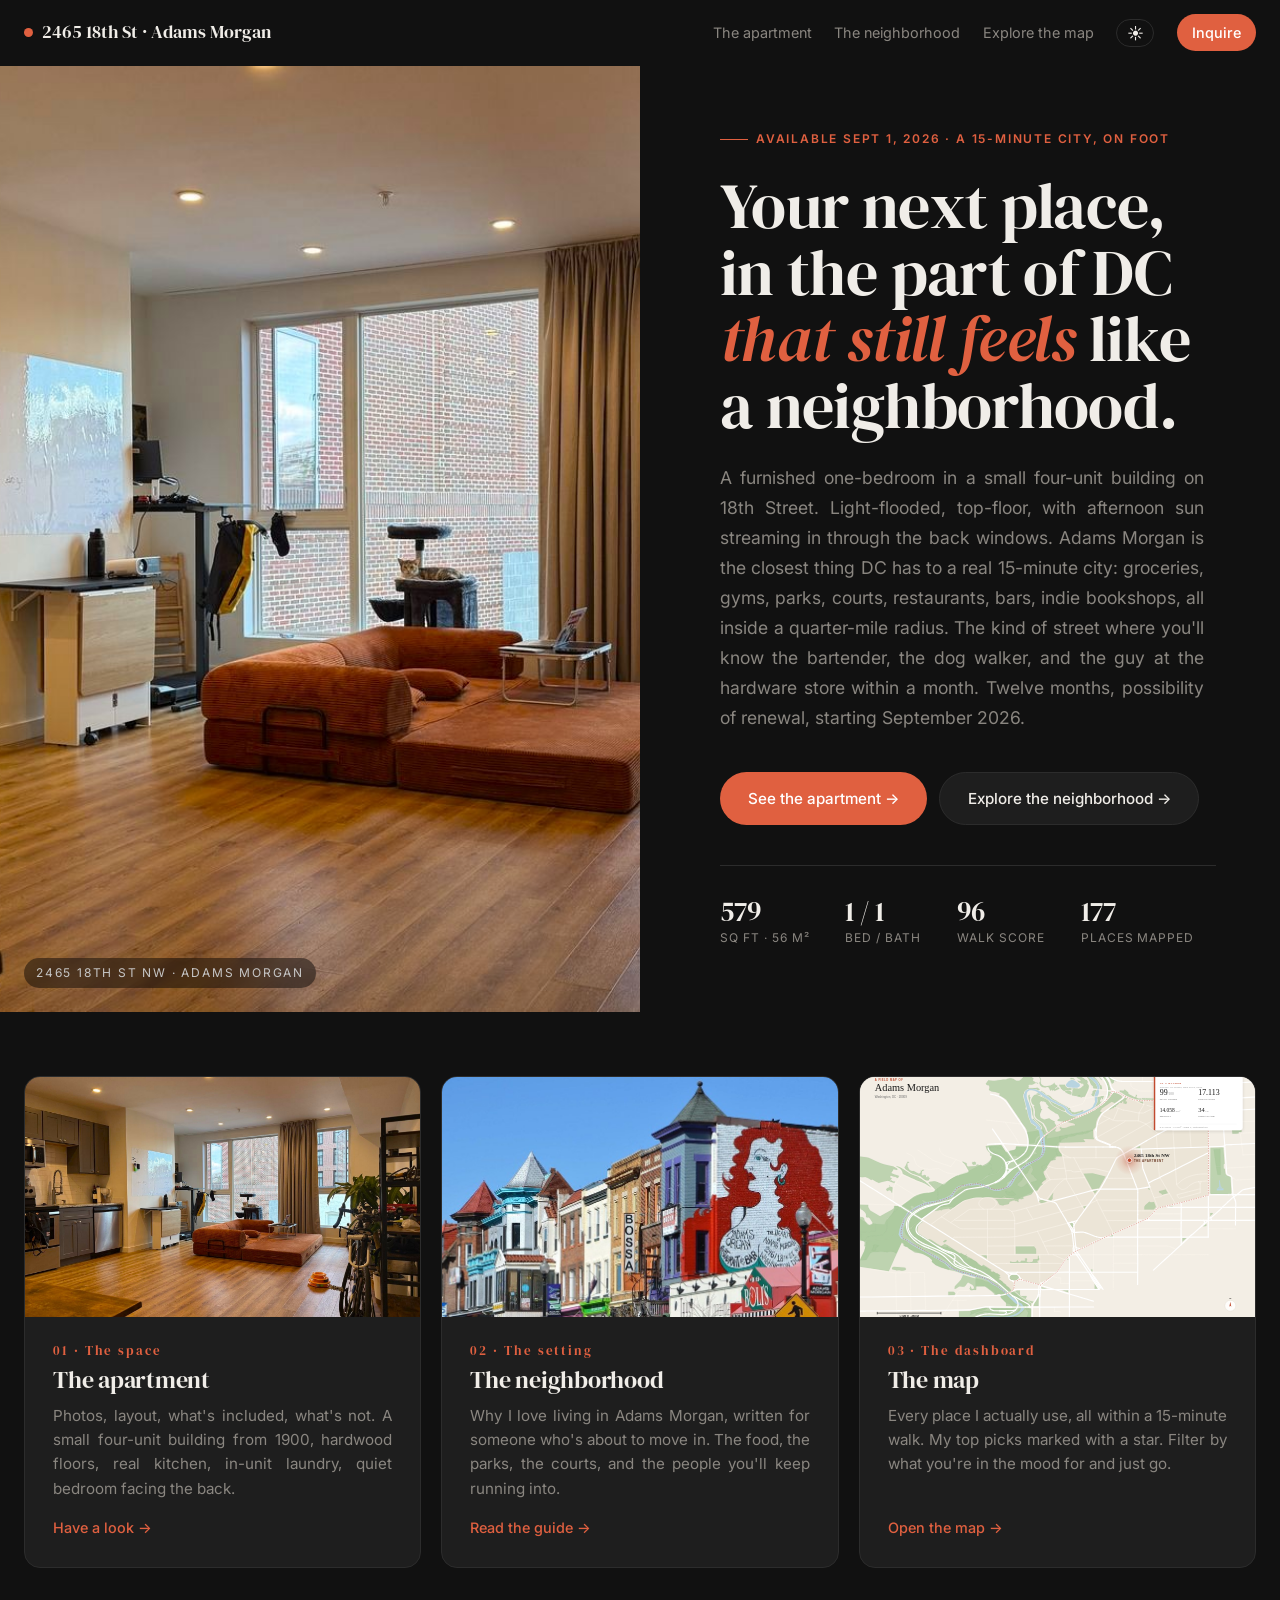
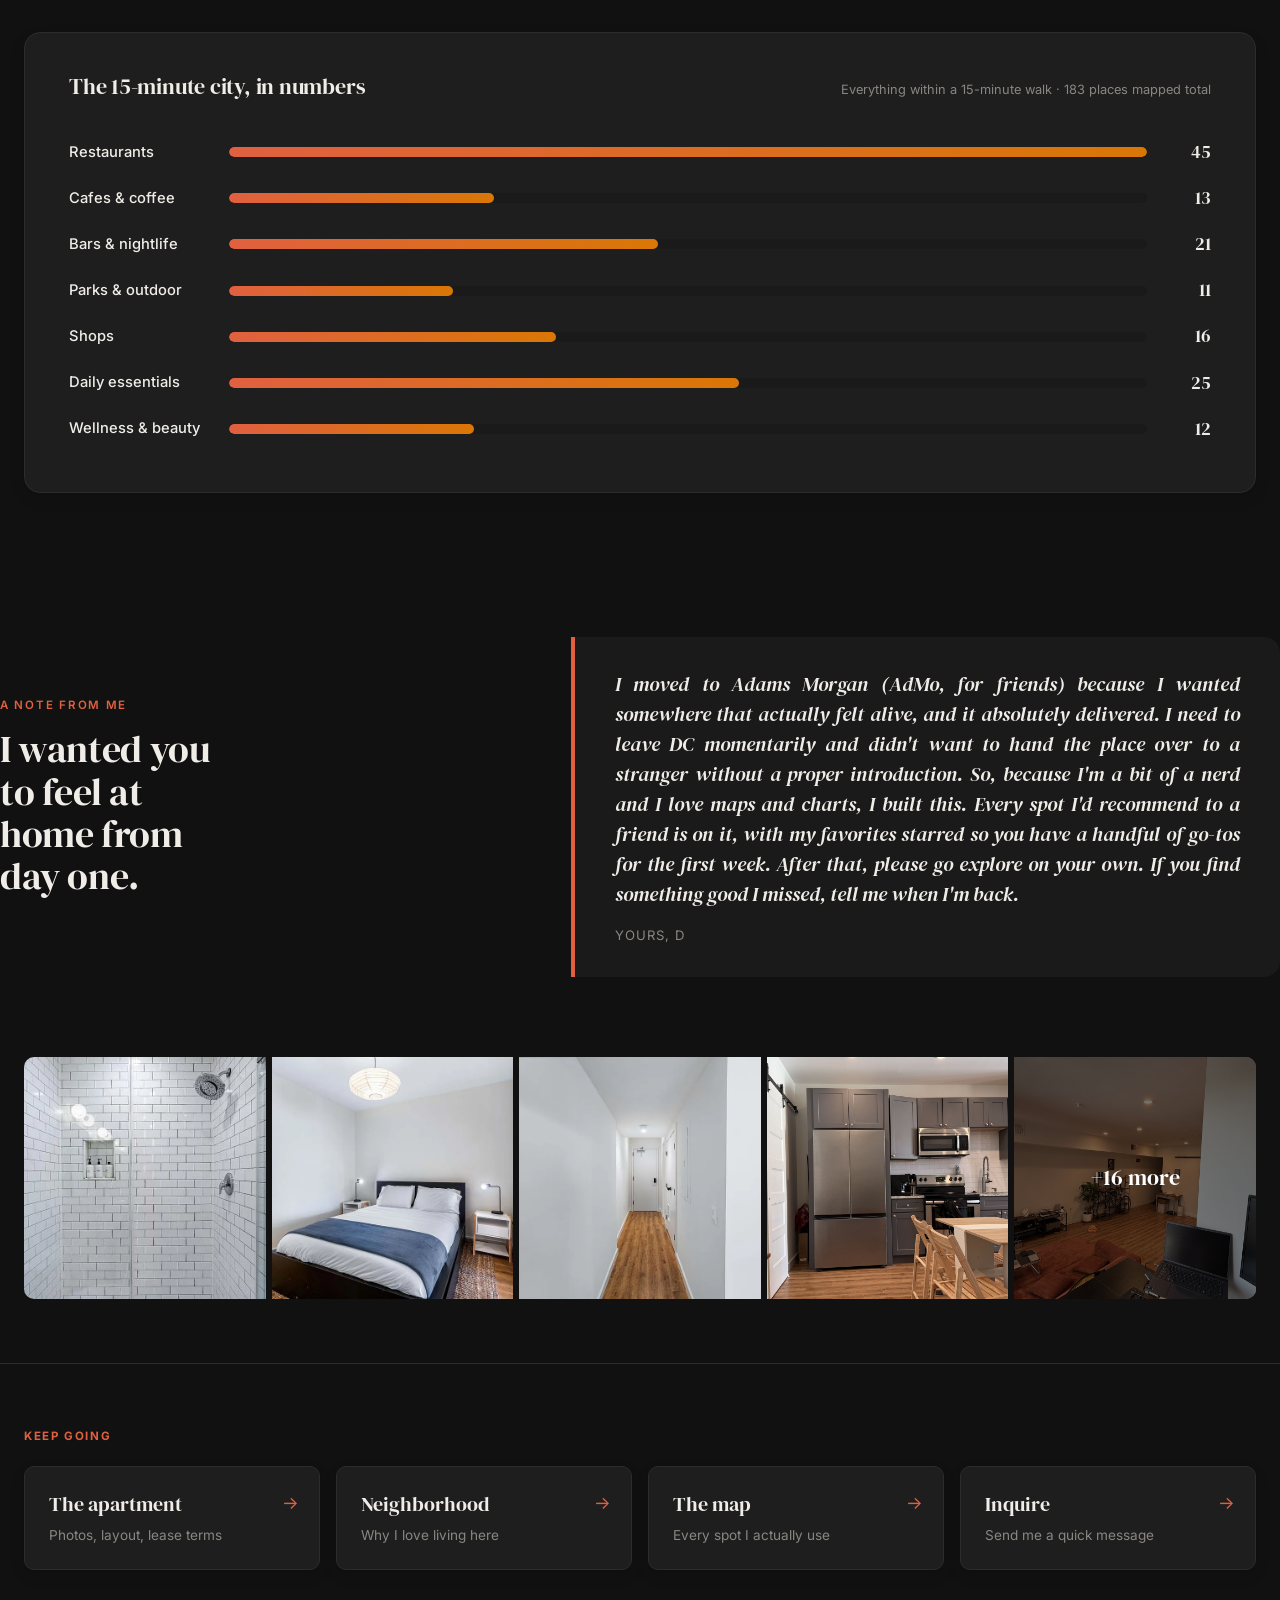
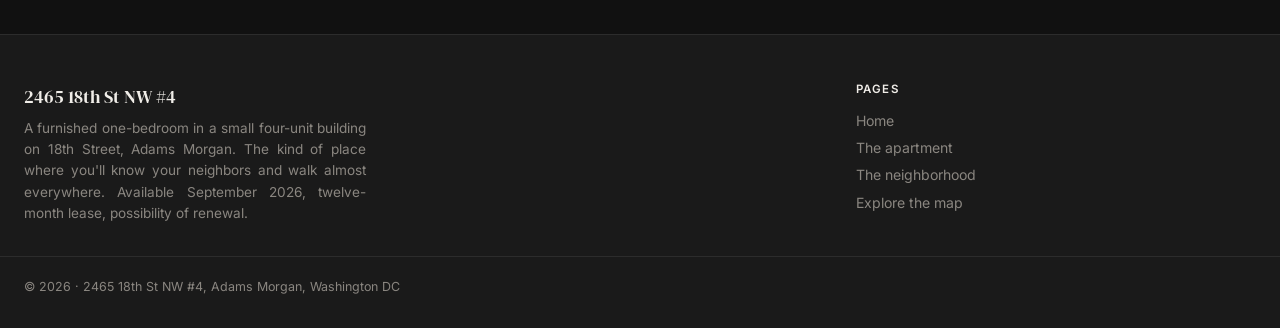
<file: index.html>
<!DOCTYPE html>
<html lang="en" data-theme="dark">
<head>
<meta charset="utf-8" />
<meta name="viewport" content="width=device-width, initial-scale=1" />
<title>2465 18th St NW #4 · Furnished 1BR · Adams Morgan · Sept 2026</title>
<meta name="description" content="A furnished one-bedroom in a small four-unit building on 18th Street, Adams Morgan. The walk-everywhere, meet-your-neighbors part of DC. Twelve-month lease starting September 2026." />

<meta property="og:title" content="2465 18th St NW #4 · Adams Morgan, DC · Sept 2026" />
<meta property="og:description" content="A furnished one-bedroom in the part of DC that still feels like a real neighborhood." />
<meta property="og:type" content="website" />
<meta property="og:image" content="Images/apt/20260509_213500930_iOS.jpg" />

<link rel="icon" type="image/svg+xml" href="data:image/svg+xml,%3Csvg xmlns='http://www.w3.org/2000/svg' viewBox='0 0 32 32'%3E%3Crect width='32' height='32' rx='6' fill='%23c14b2f'/%3E%3Ctext x='16' y='23' font-size='13' font-weight='700' fill='white' text-anchor='middle' font-family='Georgia%2C serif'%3E18%3C/text%3E%3C/svg%3E" />

<script>(function(){const t=localStorage.getItem('theme')||'dark';document.documentElement.setAttribute('data-theme',t);})();</script>

<link rel="preconnect" href="https://fonts.googleapis.com" />
<link rel="preconnect" href="https://fonts.gstatic.com" crossorigin />
<link rel="stylesheet" href="https://fonts.googleapis.com/css2?family=DM+Serif+Display:ital@0;1&family=Inter:wght@400;500;600&display=swap" />

<link rel="stylesheet" href="assets/styles.css" />

<style>
/* Homepage-specific styles */
.hero-home {
  position: relative; min-height: 92vh;
  display: grid; grid-template-columns: 1fr 1fr;
  background: var(--bg);
}
.hero-home .photo {
  position: relative; overflow: hidden; background: var(--bg2);
}
.hero-home .photo img { width: 100%; height: 100%; object-fit: cover; transition: transform 8s ease; }
.hero-home:hover .photo img { transform: scale(1.04); }
.hero-home .photo::after {
  content: ""; position: absolute; inset: 0;
  background: linear-gradient(180deg, transparent 60%, rgba(0,0,0,.25));
  pointer-events: none;
}
.hero-home .photo-tag {
  position: absolute; bottom: 1.5rem; left: 1.5rem;
  color: white; font-size: .75rem; letter-spacing: .15em; text-transform: uppercase;
  background: rgba(0,0,0,.45); backdrop-filter: blur(6px);
  padding: .35rem .75rem; border-radius: 999px;
}
.hero-home .content {
  display: flex; flex-direction: column; justify-content: center;
  padding: 4rem 4rem 4rem 5rem;
}
.hero-eyebrow {
  display: inline-flex; align-items: center; gap: .5rem;
  font-size: .75rem; font-weight: 600; letter-spacing: .15em; text-transform: uppercase;
  color: var(--primary); margin-bottom: 1.5rem;
}
.hero-eyebrow::before {
  content: ""; width: 28px; height: 1px; background: var(--primary);
}
.hero-home h1 { margin-bottom: 1.5rem; }
.hero-home h1 .ital { font-style: italic; color: var(--primary); }
.hero-home p.lede { font-size: 1.1rem; max-width: 44ch; margin-bottom: 2.5rem; line-height: 1.7; }
.hero-cta-row { display: flex; gap: .75rem; flex-wrap: wrap; margin-bottom: 2.5rem; }
.hero-stats {
  display: flex; gap: 2.25rem; margin-top: auto;
  padding-top: 2rem; border-top: 1px solid var(--line);
}
.hero-stat .num { font-family: var(--serif); font-size: 1.7rem; line-height: 1; }
.hero-stat .lbl { font-size: .75rem; color: var(--muted); text-transform: uppercase; letter-spacing: .08em; margin-top: .25rem; }

/* Section cards */
.threecol {
  display: grid; grid-template-columns: repeat(3, 1fr); gap: 1.25rem;
  margin: 4rem 0;
}
.section-card {
  position: relative; background: var(--card); border: 1px solid var(--line);
  border-radius: var(--radius-lg); overflow: hidden;
  display: flex; flex-direction: column; min-height: 460px;
  transition: transform .25s ease, box-shadow .25s ease;
  text-decoration: none !important; color: var(--ink);
}
.section-card:hover { transform: translateY(-6px); box-shadow: var(--shadow-lg); }
.section-card .photo { height: 240px; overflow: hidden; background: var(--bg2); }
.section-card .photo img { width: 100%; height: 100%; object-fit: cover; transition: transform .5s; }
.section-card:hover .photo img { transform: scale(1.05); }
.section-card .body { padding: 1.5rem 1.75rem 1.75rem; flex: 1; display: flex; flex-direction: column; }
.section-card .num {
  font-family: var(--serif); font-size: .8rem; color: var(--primary);
  letter-spacing: .15em; margin-bottom: .25rem;
}
.section-card h3 { font-size: 1.5rem; margin-bottom: .55rem; }
.section-card p { color: var(--muted); font-size: .95rem; line-height: 1.6; flex: 1; }
.section-card .arrow {
  margin-top: 1rem; display: inline-flex; align-items: center; gap: .35rem;
  color: var(--primary); font-weight: 500; font-size: .9rem;
}
.section-card:hover .arrow { gap: .65rem; }

/* Stats strip */
/* Within-walk bar chart */
.walk-chart {
  background: var(--card); border: 1px solid var(--line);
  border-radius: var(--radius-lg); padding: 2.5rem 2.75rem;
  box-shadow: var(--shadow);
  margin-bottom: 4rem;
}
.walk-chart .head { display: flex; justify-content: space-between; align-items: baseline; flex-wrap: wrap; gap: 1rem; margin-bottom: 1.75rem; }
.walk-chart .head h3 { font-size: 1.4rem; margin: 0; }
.walk-chart .head .legend { font-size: .8rem; color: var(--muted); }
.walk-chart .row { display: grid; grid-template-columns: 9rem 1fr 3rem; gap: 1rem; align-items: center; padding: .55rem 0; }
.walk-chart .row .label { font-size: .92rem; color: var(--ink); font-weight: 500; }
.walk-chart .row .bar-track { height: 10px; background: var(--bg2); border-radius: 6px; overflow: hidden; }
.walk-chart .row .bar-fill { height: 100%; background: linear-gradient(90deg, var(--primary), #d97706); border-radius: 6px; width: 0; transition: width 1.1s cubic-bezier(.2,.8,.2,1); }
.walk-chart .row .count { font-family: var(--serif); font-size: 1.15rem; color: var(--ink); text-align: right; font-variant-numeric: tabular-nums; }
@media (max-width: 540px) {
  .walk-chart { padding: 1.75rem 1.5rem; }
  .walk-chart .row { grid-template-columns: 7rem 1fr 2.5rem; gap: .65rem; }
}

.stats-strip-home {
  background: var(--secondary); color: white;
  display: grid; grid-template-columns: repeat(4, 1fr);
  margin: 0 -1.5rem 4rem;
  border-radius: var(--radius-lg);
}
.stats-strip-home .item {
  padding: 2rem 2.25rem; border-right: 1px solid rgba(255,255,255,.12);
}
.stats-strip-home .item:last-child { border-right: none; }
.stats-strip-home .num { font-family: var(--serif); font-size: 2.4rem; line-height: 1; display: block; margin-bottom: .35rem; }
.stats-strip-home .lbl { font-size: .78rem; opacity: .75; text-transform: uppercase; letter-spacing: .09em; }

/* Pitch / quote section */
.pitch {
  display: grid; grid-template-columns: 1fr 1.4fr; gap: 4rem;
  align-items: center; padding: 5rem 0;
}
.pitch h2 { margin-bottom: 1.25rem; max-width: 12ch; }
.pitch .quote-block {
  background: var(--bg2); border-left: 4px solid var(--primary);
  padding: 2rem 2.5rem; border-radius: 0 var(--radius-lg) var(--radius-lg) 0;
}
.pitch blockquote { font-family: var(--serif); font-size: 1.25rem; line-height: 1.5; color: var(--ink); margin-bottom: 1rem; font-style: italic; }
.pitch .signoff { font-size: .82rem; color: var(--muted); letter-spacing: .08em; text-transform: uppercase; }

/* Photo strip */
.photo-strip {
  display: grid; grid-template-columns: repeat(5, 1fr); gap: 6px;
  margin: 0 0 4rem;
  border-radius: var(--radius); overflow: hidden;
}
.photo-strip .tile { aspect-ratio: 1; overflow: hidden; cursor: pointer; background: var(--bg2); position: relative; }
.photo-strip .tile img { width: 100%; height: 100%; object-fit: cover; transition: transform .5s; }
.photo-strip .tile:hover img { transform: scale(1.06); }
.photo-strip .tile .more {
  position: absolute; inset: 0; background: rgba(0,0,0,.55);
  display: flex; align-items: center; justify-content: center;
  color: white; font-family: var(--serif); font-size: 1.4rem;
  pointer-events: none;
}

/* Final CTA */
.final-cta {
  background: var(--ink); color: var(--bg); padding: 5rem 0;
  text-align: center; border-radius: var(--radius-lg);
  margin: 0 0 5rem;
}
.final-cta h2 { color: var(--bg); margin-bottom: 1rem; }
.final-cta p { color: rgba(255,255,255,.65); margin-bottom: 2rem; max-width: 50ch; margin-left: auto; margin-right: auto; }
.final-cta .btn-primary { background: var(--primary); }

/* Responsive */
@media (max-width: 960px) {
  .hero-home { grid-template-columns: 1fr; min-height: auto; }
  .hero-home .photo { height: 50vw; min-height: 320px; }
  .hero-home .content { padding: 3rem 1.5rem; }
  .threecol { grid-template-columns: 1fr; }
  .stats-strip-home { grid-template-columns: 1fr 1fr; }
  .pitch { grid-template-columns: 1fr; gap: 1.5rem; padding: 3rem 0; }
  .photo-strip { grid-template-columns: repeat(3, 1fr); }
  .photo-strip .tile:nth-child(n+4) { display: none; }
}
@media (max-width: 540px) {
  .hero-home .content { padding: 2.5rem 1.25rem; }
  .hero-home p.lede { font-size: 1rem; }
  .hero-stats { gap: 1.25rem; }
  .stats-strip-home { grid-template-columns: 1fr 1fr; }
}
</style>
</head>
<body>

<div data-partial="nav"></div>

<!-- ═══ HERO ════════════════════════════════════════════ -->
<section class="hero-home">
  <div class="photo">
    <img src="Images/apt/20260509_213500930_iOS.jpg" alt="Apartment interior, kitchen and living area" />
    <div class="photo-tag">2465 18th St NW · Adams Morgan</div>
  </div>
  <div class="content">
    <div class="hero-eyebrow">Available Sept 1, 2026 · A 15-minute city, on foot</div>
    <h1>Your next place, in the part of DC <span class="ital">that still feels</span> like a neighborhood.</h1>
    <p class="lede">
      A furnished one-bedroom in a small four-unit building on 18th Street. Light-flooded, top-floor, with afternoon sun streaming in through the back windows. Adams Morgan is the closest thing DC has to a real 15-minute city: groceries, gyms, parks, courts, restaurants, bars, indie bookshops, all inside a quarter-mile radius. The kind of street where you'll know the bartender, the dog walker, and the guy at the hardware store within a month. Twelve months, possibility of renewal, starting September 2026.
    </p>
    <div class="hero-cta-row">
      <a href="apartment.html" class="btn btn-primary">See the apartment →</a>
      <a href="explore.html" class="btn btn-ghost">Explore the neighborhood →</a>
    </div>
    <div class="hero-stats">
      <div class="hero-stat"><div class="num"><span data-count-to="599">599</span></div><div class="lbl">sq ft · 56 m²</div></div>
      <div class="hero-stat"><div class="num">1 / 1</div><div class="lbl">bed / bath</div></div>
      <div class="hero-stat"><div class="num"><span data-count-to="99">99</span></div><div class="lbl">walk score</div></div>
      <div class="hero-stat"><div class="num"><span data-count-to="183">183</span></div><div class="lbl">places mapped</div></div>
    </div>
  </div>
</section>

<!-- ═══ THREE SECTIONS ═════════════════════════════════ -->
<div class="container">
  <div class="threecol fade-in stagger">
    <a class="section-card" href="apartment.html">
      <div class="photo"><img src="Images/apt/20260509_213500930_iOS.jpg" alt="Apartment kitchen and living area" /></div>
      <div class="body">
        <div class="num">01 · The space</div>
        <h3>The apartment</h3>
        <p>Photos, layout, what's included, what's not. A small four-unit building from 1900, hardwood floors, real kitchen, in-unit laundry, quiet bedroom facing the back.</p>
        <span class="arrow">Have a look →</span>
      </div>
    </a>
    <a class="section-card" href="neighborhood.html">
      <div class="photo"><img src="Images/neighborhood.jpg" alt="Adams Morgan, 18th Street rowhouses and storefronts" /></div>
      <div class="body">
        <div class="num">02 · The setting</div>
        <h3>The neighborhood</h3>
        <p>Why I love living in Adams Morgan, written for someone who's about to move in. The food, the parks, the courts, and the people you'll keep running into.</p>
        <span class="arrow">Read the guide →</span>
      </div>
    </a>
    <a class="section-card" href="explore.html">
      <div class="photo" style="background:#f3eee5;"><img src="assets/data/neighborhood.svg" alt="Editorial field map of Adams Morgan with the apartment marked" style="object-fit:cover;" /></div>
      <div class="body">
        <div class="num">03 · The dashboard</div>
        <h3>The map</h3>
        <p>Every place I actually use, all within a 15-minute walk. My top picks marked with a star. Filter by what you're in the mood for and just go.</p>
        <span class="arrow">Open the map →</span>
      </div>
    </a>
  </div>
</div>

<!-- ═══ WHAT'S NEARBY (BAR CHART) ═════════════════════ -->
<div class="container">
  <div class="walk-chart fade-in" id="walk-chart">
    <div class="head">
      <h3>The 15-minute city, in numbers</h3>
      <div class="legend">Everything within a 15-minute walk · 183 places mapped total</div>
    </div>
    <div id="walk-chart-rows"></div>
  </div>
</div>

<!-- ═══ PITCH ══════════════════════════════════════════ -->
<section class="container pitch fade-in">
  <div>
    <div class="eyebrow">A note from me</div>
    <h2>I wanted you to feel at home from day one.</h2>
  </div>
  <div class="quote-block">
    <blockquote>I moved to Adams Morgan (AdMo, for friends) because I wanted somewhere that actually felt alive, and it absolutely delivered. I need to leave DC momentarily and didn't want to hand the place over to a stranger without a proper introduction. So, because I'm a bit of a nerd and I love maps and charts, I built this. Every spot I'd recommend to a friend is on it, with my favorites starred so you have a handful of go-tos for the first week. After that, please go explore on your own. If you find something good I missed, tell me when I'm back.</blockquote>
    <div class="signoff">Yours, D</div>
  </div>
</section>

<!-- ═══ PHOTO STRIP ════════════════════════════════════ -->
<div class="container">
  <a class="photo-strip" href="apartment.html" aria-label="See all 21 photos of the apartment">
    <div class="tile"><img src="Images/e02123ef704a3381e3cc24ff428959be-cc_ft_768.webp" alt="" /></div>
    <div class="tile"><img src="Images/c9404eb434c1e056fbeba8cedf2a7c16-cc_ft_768.webp" alt="" /></div>
    <div class="tile"><img src="Images/97585aec3f6b0b3d6c8318d6f4f61daf-cc_ft_768.webp" alt="" /></div>
    <div class="tile"><img src="Images/apt/20260509_212704351_iOS.jpg" alt="Kitchen with stainless appliances" /></div>
    <div class="tile">
      <img src="Images/apt/20260509_213620868_iOS.jpg" alt="Living area with bike, projector, sofa" />
      <div class="more">+16 more</div>
    </div>
  </a>
</div>

<div data-partial="page-nav"></div>
<div data-partial="footer"></div>

<!-- ═══ DATA + JS ══════════════════════════════════════ -->
<script src="places.js"></script>
<script src="assets/icons.js"></script>
<script src="assets/partials.js"></script>
<script src="assets/shared.js"></script>
<script>
(function() {
  // Build the within-walk bar chart from places.js
  const P = (window.PLACES || []).filter(p => (p.walkMinutes ?? 99) <= 15);
  const groups = [
    { label: 'Restaurants',     test: p => p.category === 'food & dining' },
    { label: 'Cafes & coffee',  test: p => p.category === 'cafes & work' },
    { label: 'Bars & nightlife',test: p => p.category === 'nightlife & entertainment' },
    { label: 'Parks & outdoor', test: p => p.category === 'outdoor & recreation' },
    { label: 'Shops',           test: p => p.category === 'shopping & local finds' },
    { label: 'Daily essentials',test: p => p.category === 'everyday essentials' },
    { label: 'Wellness & beauty', test: p => p.category === 'wellness & spa' || p.category === 'beauty & grooming' },
  ];
  const counts = groups.map(g => ({ label: g.label, n: P.filter(g.test).length }));
  const max = Math.max(1, ...counts.map(c => c.n));
  const host = document.getElementById('walk-chart-rows');
  if (host) {
    host.innerHTML = counts.map(c => `
      <div class="row">
        <div class="label">${c.label}</div>
        <div class="bar-track"><div class="bar-fill" data-target="${(c.n/max*100).toFixed(1)}"></div></div>
        <div class="count">${c.n}</div>
      </div>
    `).join('');

    // Animate bars when chart enters viewport
    const wc = document.getElementById('walk-chart');
    const io = new IntersectionObserver(entries => {
      entries.forEach(e => {
        if (e.isIntersecting) {
          host.querySelectorAll('.bar-fill').forEach((el,i) => {
            setTimeout(() => { el.style.width = el.dataset.target + '%'; }, i * 90);
          });
          io.unobserve(e.target);
        }
      });
    }, { threshold: 0.3 });
    if (wc) io.observe(wc);
  }
})();
</script>
</body>
</html>
</file>
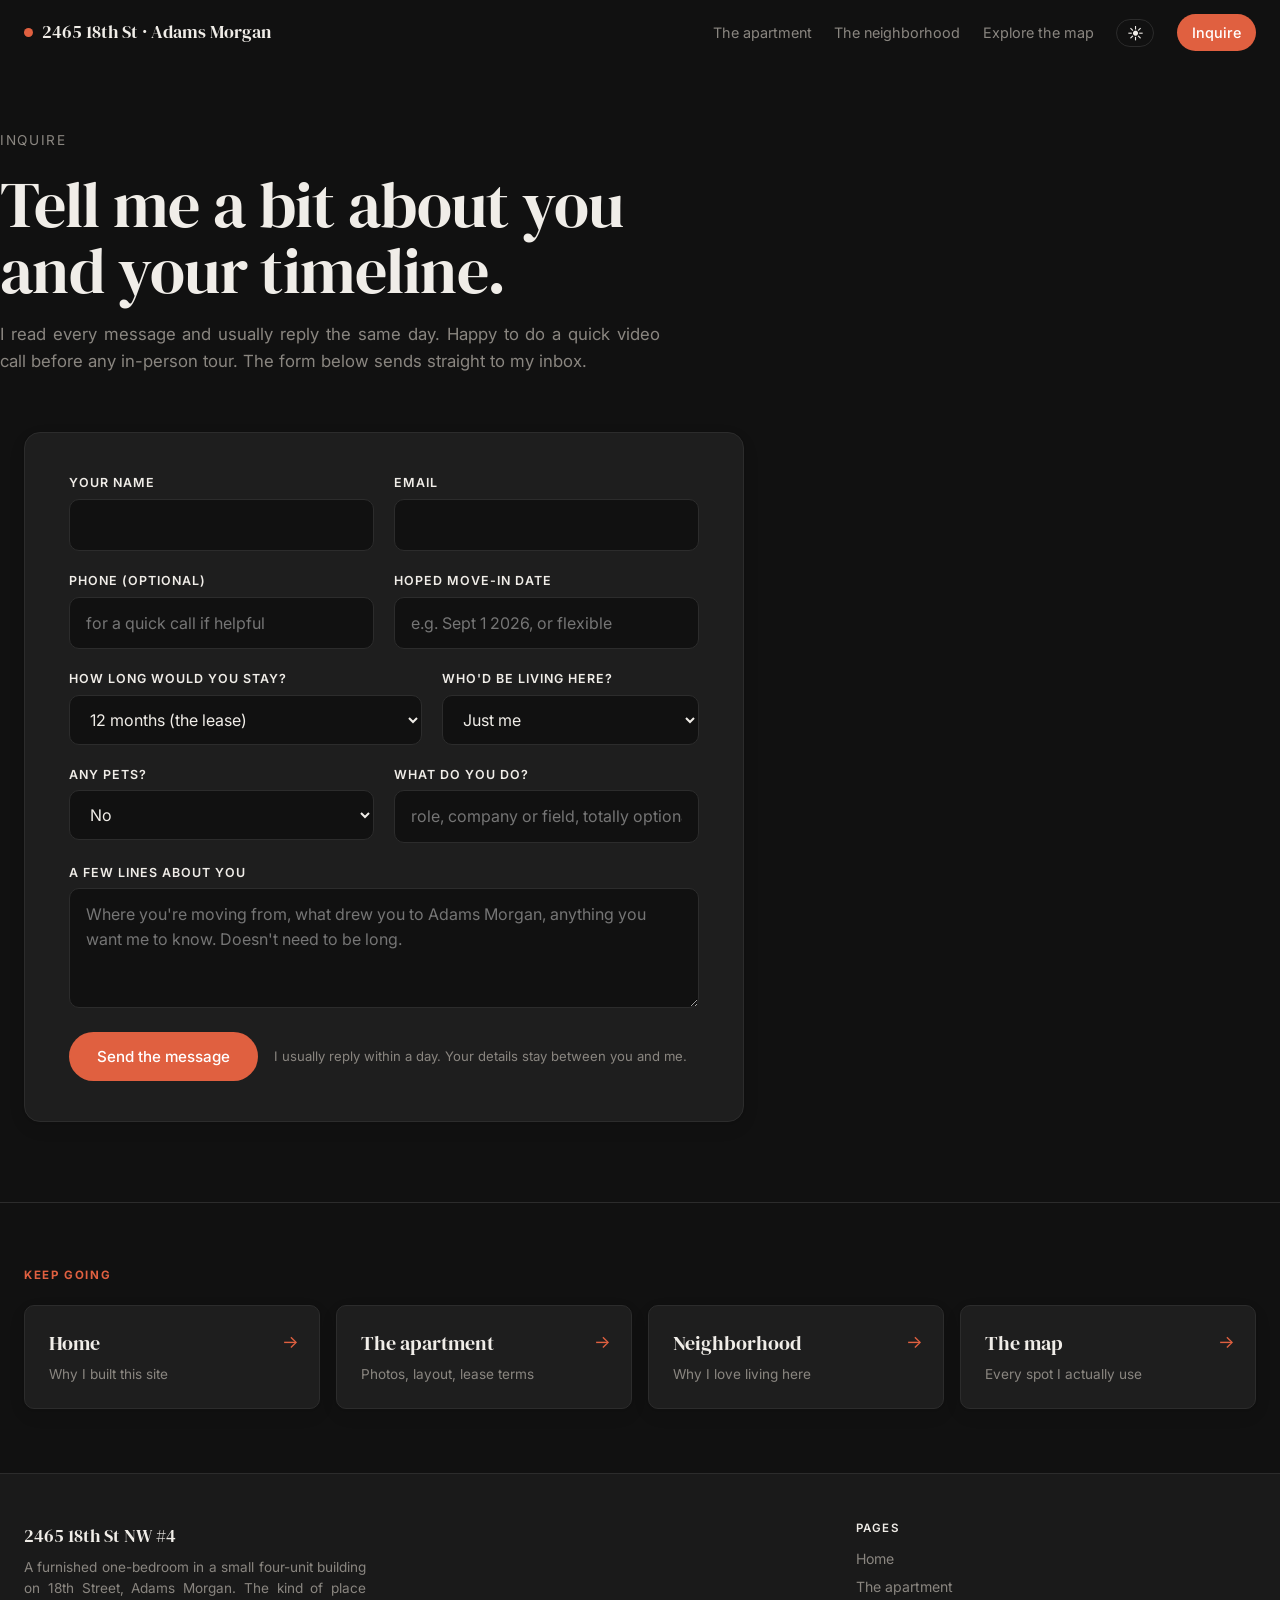
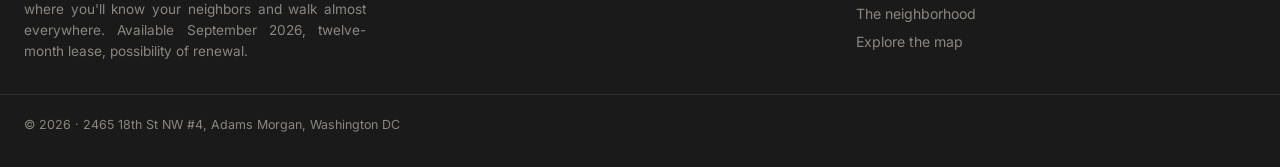
<file: inquire.html>
<!DOCTYPE html>
<html lang="en" data-theme="dark">
<head>
<meta charset="utf-8" />
<meta name="viewport" content="width=device-width, initial-scale=1" />
<title>Inquire about the apartment · 2465 18th St NW</title>
<meta name="description" content="Send a quick note about you and your timeline. I usually reply the same day." />
<link rel="icon" type="image/svg+xml" href="data:image/svg+xml,%3Csvg xmlns='http://www.w3.org/2000/svg' viewBox='0 0 32 32'%3E%3Crect width='32' height='32' rx='6' fill='%23c14b2f'/%3E%3Ctext x='16' y='23' font-size='13' font-weight='700' fill='white' text-anchor='middle' font-family='Georgia%2C serif'%3E18%3C/text%3E%3C/svg%3E" />
<script>(function(){const t=localStorage.getItem('theme')||'dark';document.documentElement.setAttribute('data-theme',t);})();</script>
<link rel="preconnect" href="https://fonts.googleapis.com" />
<link rel="preconnect" href="https://fonts.gstatic.com" crossorigin />
<link rel="stylesheet" href="https://fonts.googleapis.com/css2?family=DM+Serif+Display:ital@0;1&family=Inter:wght@400;500;600&display=swap" />
<link rel="stylesheet" href="assets/styles.css" />

<style>
.inquire-hero { padding: 4rem 0 1.5rem; }
.inquire-hero .meta { color: var(--muted); font-size: .85rem; text-transform: uppercase; letter-spacing: .12em; margin-bottom: 1.25rem; }
.inquire-hero h1 { max-width: 22ch; margin-bottom: 1rem; }
.inquire-hero .lede { font-size: 1.05rem; line-height: 1.65; color: var(--muted); max-width: 60ch; }

.form-card {
  background: var(--card); border: 1px solid var(--line);
  border-radius: var(--radius-lg); padding: 2.5rem 2.75rem;
  margin: 2rem 0 5rem;
  max-width: 720px;
  box-shadow: var(--shadow);
}
.form-row { display: grid; grid-template-columns: 1fr 1fr; gap: 1.25rem; margin-bottom: 1.25rem; }
.form-field { display: flex; flex-direction: column; gap: .4rem; }
.form-field.full { grid-column: 1 / -1; }
.form-field label {
  font-size: .78rem; text-transform: uppercase; letter-spacing: .08em;
  color: var(--ink); font-weight: 600;
}
.form-field input, .form-field select, .form-field textarea {
  font: inherit; padding: .8rem 1rem;
  background: var(--bg); color: var(--ink);
  border: 1px solid var(--line); border-radius: var(--radius);
  transition: border-color .2s, box-shadow .2s;
}
.form-field input:focus, .form-field select:focus, .form-field textarea:focus {
  outline: none; border-color: var(--primary);
  box-shadow: 0 0 0 3px rgba(193,75,47,.15);
}
.form-field textarea { resize: vertical; min-height: 120px; }
.form-field .hint { font-size: .78rem; color: var(--muted); }
.form-actions {
  display: flex; align-items: center; gap: 1rem;
  margin-top: 1.5rem; flex-wrap: wrap;
}
.form-actions .note { font-size: .82rem; color: var(--muted); }

.thank-you {
  display: none;
  background: var(--primary-soft); border: 1px solid rgba(193,75,47,.2);
  border-left: 4px solid var(--primary);
  padding: 1.75rem 2rem; border-radius: var(--radius);
  margin-bottom: 2rem;
}
.thank-you.show { display: block; }
.thank-you h3 { margin-bottom: .5rem; }

@media (max-width: 640px) {
  .form-row { grid-template-columns: 1fr; }
  .form-card { padding: 1.75rem 1.5rem; }
}
</style>
</head>
<body>

<div data-partial="nav"></div>

<section class="container inquire-hero fade-in">
  <div class="meta">Inquire</div>
  <h1>Tell me a bit about you and your timeline.</h1>
  <p class="lede">I read every message and usually reply the same day. Happy to do a quick video call before any in-person tour. The form below sends straight to my inbox.</p>
</section>

<section class="container fade-in">
  <div class="thank-you" id="thank-you">
    <h3>Thanks for the note.</h3>
    <p>Your message is on its way to me. I'll reply within a day or so. If it's urgent, feel free to send it again from a different email in case mine misfiled it.</p>
  </div>

  <!-- IMPORTANT: replace YOUR_FORM_ID below with your Formspree endpoint.
       Sign up at https://formspree.io (free), create a form, point it at darlainedeme@gmail.com,
       paste the form's endpoint URL into the action= attribute. -->
  <form class="form-card" id="inquire-form" action="https://formspree.io/f/YOUR_FORM_ID" method="POST">
    <input type="hidden" name="_subject" value="Adams Morgan apartment inquiry" />
    <input type="text" name="_gotcha" style="display:none" tabindex="-1" autocomplete="off" />

    <div class="form-row">
      <div class="form-field">
        <label for="name">Your name</label>
        <input type="text" id="name" name="name" required />
      </div>
      <div class="form-field">
        <label for="email">Email</label>
        <input type="email" id="email" name="email" required />
      </div>
    </div>

    <div class="form-row">
      <div class="form-field">
        <label for="phone">Phone (optional)</label>
        <input type="tel" id="phone" name="phone" placeholder="for a quick call if helpful" />
      </div>
      <div class="form-field">
        <label for="movein">Hoped move-in date</label>
        <input type="text" id="movein" name="movein" placeholder="e.g. Sept 1 2026, or flexible" />
      </div>
    </div>

    <div class="form-row">
      <div class="form-field">
        <label for="duration">How long would you stay?</label>
        <select id="duration" name="duration">
          <option value="12 months (the lease)">12 months (the lease)</option>
          <option value="12 months and would consider renewing">12 months and would consider renewing</option>
          <option value="Other / let's talk">Other, let's talk</option>
        </select>
      </div>
      <div class="form-field">
        <label for="occupants">Who'd be living here?</label>
        <select id="occupants" name="occupants">
          <option value="Just me">Just me</option>
          <option value="Me + a partner">Me + a partner</option>
          <option value="Me + a roommate">Me + a roommate</option>
          <option value="Other">Other</option>
        </select>
      </div>
    </div>

    <div class="form-row">
      <div class="form-field">
        <label for="pets">Any pets?</label>
        <select id="pets" name="pets">
          <option value="No">No</option>
          <option value="Cat">Cat</option>
          <option value="Dog">Dog</option>
          <option value="Cat + Dog">Cat + Dog</option>
          <option value="Other">Other</option>
        </select>
      </div>
      <div class="form-field">
        <label for="work">What do you do?</label>
        <input type="text" id="work" name="work" placeholder="role, company or field, totally optional" />
      </div>
    </div>

    <div class="form-field full" style="margin-top:.5rem;">
      <label for="message">A few lines about you</label>
      <textarea id="message" name="message" placeholder="Where you're moving from, what drew you to Adams Morgan, anything you want me to know. Doesn't need to be long." required></textarea>
    </div>

    <div class="form-actions">
      <button type="submit" class="btn btn-primary">Send the message</button>
      <span class="note">I usually reply within a day. Your details stay between you and me.</span>
    </div>
  </form>
</section>

<div data-partial="page-nav"></div>
<div data-partial="footer"></div>

<script src="assets/partials.js"></script>
<script src="assets/shared.js"></script>
<script>
// Submit via fetch so we can show a thank-you without leaving the page
(function() {
  const form = document.getElementById('inquire-form');
  const ok = document.getElementById('thank-you');
  if (!form) return;
  form.addEventListener('submit', async (e) => {
    // If the action is still the placeholder, fall back to a mailto so messages aren't lost
    if (form.action.includes('YOUR_FORM_ID')) {
      e.preventDefault();
      const fd = new FormData(form);
      const lines = [];
      for (const [k, v] of fd.entries()) if (k !== '_subject' && k !== '_gotcha' && v) lines.push(`${k}: ${v}`);
      const body = encodeURIComponent(lines.join('\n\n'));
      window.location.href = `mailto:darlainedeme@gmail.com?subject=${encodeURIComponent('Adams Morgan apartment inquiry')}&body=${body}`;
      return;
    }
    e.preventDefault();
    try {
      const res = await fetch(form.action, {
        method: 'POST',
        body: new FormData(form),
        headers: { 'Accept': 'application/json' }
      });
      if (res.ok) {
        form.style.display = 'none';
        ok.classList.add('show');
        ok.scrollIntoView({ behavior: 'smooth', block: 'center' });
      } else {
        alert('Something glitched on submit. Please try again in a moment.');
      }
    } catch (err) {
      alert('Network hiccup. Please try again.');
    }
  });
})();
</script>
</body>
</html>
</file>
<file: assets/styles.css>
/* ══════════════════════════════════════════════════════
   Adams Morgan apartment site — shared design system
   ══════════════════════════════════════════════════════ */

/* ── Design tokens ────────────────────────────────── */
:root {
  --bg:      #faf8f4;
  --bg2:     #f3f0eb;
  --bg3:     #ebe6df;
  --ink:     #1a1a1a;
  --muted:   #6b6b6b;
  --line:    #e6e2dc;
  --primary: #c14b2f;
  --primary-soft: #f7ece8;
  --secondary: #2a4835;
  --secondary-soft: #e6ede9;
  --card:    #ffffff;
  --card-2:  #fcfaf7;
  --maxw:    1280px;
  --serif:   'DM Serif Display', Georgia, serif;
  --sans:    'Inter', -apple-system, BlinkMacSystemFont, 'Segoe UI', sans-serif;
  --radius:  10px;
  --radius-lg: 16px;
  --shadow:  0 1px 3px rgba(0,0,0,.06), 0 6px 20px rgba(0,0,0,.05);
  --shadow-lg: 0 4px 12px rgba(0,0,0,.08), 0 20px 48px rgba(0,0,0,.08);
}
[data-theme="dark"] {
  --bg:      #111111;
  --bg2:     #1a1a1a;
  --bg3:     #222222;
  --ink:     #f0ede8;
  --muted:   #8a8680;
  --line:    #2c2c2c;
  --primary: #e06040;
  --primary-soft: #2a1612;
  --secondary: #4a8260;
  --secondary-soft: #1a2e22;
  --card:    #1e1e1e;
  --card-2:  #181818;
}

/* ── Reset ─────────────────────────────────────────── */
*, *::before, *::after { box-sizing: border-box; margin: 0; padding: 0; }
html { scroll-behavior: smooth; }
body {
  font-family: var(--sans); background: var(--bg); color: var(--ink);
  line-height: 1.55; -webkit-font-smoothing: antialiased;
  transition: background .25s, color .25s;
}
a { color: var(--primary); text-decoration: none; }
a:hover { text-decoration: underline; }
img { display: block; max-width: 100%; }
button { font-family: inherit; }

/* ── Typography ────────────────────────────────────── */
h1, h2, h3, h4 { font-family: var(--serif); font-weight: 400; letter-spacing: -.01em; line-height: 1.1; }
h1 { font-size: clamp(2.4rem, 5vw, 4.2rem); line-height: 1.04; }
h2 { font-size: clamp(1.8rem, 3vw, 2.6rem); }
h3 { font-size: 1.25rem; line-height: 1.25; }
.eyebrow {
  font-size: .72rem; font-weight: 600; text-transform: uppercase;
  letter-spacing: .15em; color: var(--primary); margin-bottom: .85rem;
}
.lede { font-size: 1.1rem; color: var(--muted); line-height: 1.65; max-width: 60ch; }

/* ── Layout ────────────────────────────────────────── */
.container { max-width: var(--maxw); margin: 0 auto; padding: 0 1.5rem; }
.section-pad { padding: 5rem 0; }
.section-pad-sm { padding: 3.5rem 0; }
.divider { height: 1px; background: var(--line); }

/* ── Sticky nav ────────────────────────────────────── */
#nav {
  position: sticky; top: 0; z-index: 200;
  background: transparent; border-bottom: 1px solid transparent;
  transition: background .3s, border-color .3s, backdrop-filter .3s;
}
#nav.scrolled, #nav.solid {
  background: rgba(250,248,244,0.94); backdrop-filter: blur(10px);
  border-bottom-color: var(--line);
}
[data-theme="dark"] #nav.scrolled,
[data-theme="dark"] #nav.solid { background: rgba(17,17,17,0.94); }
.nav-inner {
  display: flex; justify-content: space-between; align-items: center;
  max-width: var(--maxw); margin: 0 auto; padding: .9rem 1.5rem;
}
.nav-brand {
  font-family: var(--serif); font-size: 1.1rem;
  display: flex; align-items: center; gap: .55rem; color: var(--ink);
}
.nav-brand:hover { text-decoration: none; }
.nav-brand .dot {
  width: 9px; height: 9px; border-radius: 50%; background: var(--primary);
  display: inline-block; flex-shrink: 0;
}
.nav-links { display: flex; align-items: center; gap: 1.4rem; }
.nav-links a { color: var(--muted); font-size: .9rem; transition: color .15s; }
.nav-links a:hover, .nav-links a.active { color: var(--ink); text-decoration: none; }
.nav-links a.active { font-weight: 500; }
.nav-cta {
  background: var(--primary); color: white !important;
  padding: .45rem .95rem; border-radius: 999px; font-size: .88rem; font-weight: 500;
  transition: background .15s;
}
.nav-cta:hover { background: #a83d24; text-decoration: none !important; }
#dm-toggle {
  background: none; border: 1px solid var(--line); border-radius: 999px;
  padding: .3rem .6rem; cursor: pointer; font-size: 1rem; color: var(--ink);
  transition: border-color .2s; line-height: 1;
}
#dm-toggle:hover { border-color: var(--primary); }
#mobile-menu-btn {
  display: none; background: none; border: 1px solid var(--line); border-radius: 6px;
  padding: .35rem .55rem; cursor: pointer; color: var(--ink);
}

@media (max-width: 760px) {
  .nav-links a:not(.nav-cta) { display: none; }
  .nav-links a.nav-cta { padding: .35rem .8rem; font-size: .82rem; }
}

/* ── Page-nav pane (between page content and footer) ── */
.page-nav-pane {
  padding: 4rem 0 4rem;
  border-top: 1px solid var(--line);
  background: var(--bg);
}
.page-nav-eyebrow {
  font-size: .72rem; text-transform: uppercase; letter-spacing: .14em;
  color: var(--primary); font-weight: 700; margin-bottom: 1.25rem;
}
.page-nav-grid {
  display: grid; gap: 1rem;
  grid-template-columns: repeat(auto-fit, minmax(220px, 1fr));
}
.page-nav-card {
  background: var(--card); border: 1px solid var(--line);
  border-radius: var(--radius); padding: 1.4rem 1.5rem 1.5rem;
  display: flex; flex-direction: column; gap: .35rem;
  position: relative; overflow: hidden;
  transition: transform .25s cubic-bezier(.2,.8,.2,1), box-shadow .25s ease, border-color .25s ease;
  text-decoration: none; color: inherit;
  box-shadow: var(--shadow);
}
.page-nav-card:hover {
  transform: translateY(-3px);
  box-shadow: var(--shadow-lg);
  border-color: var(--primary);
}
.page-nav-card .page-nav-label {
  font-family: var(--serif); font-size: 1.25rem; color: var(--ink);
}
.page-nav-card .page-nav-desc {
  font-size: .85rem; color: var(--muted); line-height: 1.45;
}
.page-nav-card .page-nav-arrow {
  position: absolute; right: 1.25rem; top: 1.4rem;
  color: var(--primary); font-size: 1.1rem;
  transition: transform .25s cubic-bezier(.2,.8,.2,1);
}
.page-nav-card:hover .page-nav-arrow { transform: translateX(4px); }
@media (max-width: 540px) {
  .page-nav-pane { padding: 3rem 0; }
  .page-nav-grid { grid-template-columns: 1fr; }
}

/* ── Footer ────────────────────────────────────────── */
footer {
  padding: 3rem 0 2rem; border-top: 1px solid var(--line);
  color: var(--muted); font-size: .85rem;
  background: var(--bg2);
}
.footer-grid {
  display: grid; grid-template-columns: 2fr 1fr; gap: 2rem;
  max-width: var(--maxw); margin: 0 auto; padding: 0 1.5rem 2rem;
}
.footer-brand { font-family: var(--serif); font-size: 1.15rem; color: var(--ink); margin-bottom: .4rem; }
.footer-grid h4 { font-family: var(--sans); font-size: .72rem; font-weight: 600; text-transform: uppercase; letter-spacing: .1em; color: var(--ink); margin-bottom: .85rem; }
.footer-grid ul { list-style: none; }
.footer-grid li { margin-bottom: .35rem; font-size: .88rem; }
.footer-grid a { color: var(--muted); }
.footer-grid a:hover { color: var(--primary); }
.footer-bottom {
  max-width: var(--maxw); margin: 0 auto; padding: 1.25rem 1.5rem 0;
  border-top: 1px solid var(--line); text-align: center; font-size: .78rem;
}
@media (max-width: 700px) {
  .footer-grid { grid-template-columns: 1fr; gap: 1.5rem; }
}

/* ── Buttons ───────────────────────────────────────── */
.btn {
  display: inline-flex; align-items: center; gap: .5rem;
  padding: .85rem 1.7rem; border-radius: 999px;
  font-weight: 500; font-size: .95rem;
  border: 1px solid transparent; cursor: pointer; transition: all .15s;
  font-family: var(--sans); text-decoration: none;
}
.btn-primary { background: var(--primary); color: white !important; }
.btn-primary:hover { background: #a83d24; text-decoration: none; }
.btn-ghost {
  background: var(--card); color: var(--ink) !important;
  border-color: var(--line);
}
.btn-ghost:hover { border-color: var(--primary); text-decoration: none; }
.btn-dark {
  background: var(--ink); color: var(--bg) !important;
}
.btn-dark:hover { background: #333; text-decoration: none; }

/* ── Cards ─────────────────────────────────────────── */
.card {
  background: var(--card); border: 1px solid var(--line);
  border-radius: var(--radius); padding: 1.5rem; box-shadow: var(--shadow);
}

/* ── Justified body copy (paragraphs only; UI elements stay left-aligned) ── */
p, blockquote, .lede, .intro-prose p, .narrative-cols p, .history p, .life-callout li, .explore-cta p {
  text-align: justify; hyphens: auto;
}
/* Don't justify short/UI text */
.eyebrow, .meta, .num, .lbl, .label, .stat, .hero-stat,
.theme .place, .quick-stat, .source-link, .img-hint,
.cat-badge, .signoff, .footer-bottom, .footer-grid,
.contact-card, .nav-links, .hero-cta-row,
.btn, button, nav, .nav, .arrow, .pcm-name, .pcm-sub, .pcm-dist, .pcm-meta, .pcm-addr,
.preset-btn, .filter-pill, .big-toggle,
table, td, th { text-align: start; hyphens: manual; }

/* ── Page entry animations ─────────────────────────── */
.fade-in { opacity: 0; transform: translateY(24px); transition: opacity .7s cubic-bezier(.2,.8,.2,1), transform .7s cubic-bezier(.2,.8,.2,1); }
.fade-in.visible { opacity: 1; transform: translateY(0); }
/* Stagger: when a parent grid is visible, its children animate in sequence */
.fade-in.stagger > * { opacity: 0; transform: translateY(20px); transition: opacity .55s cubic-bezier(.2,.8,.2,1), transform .55s cubic-bezier(.2,.8,.2,1); }
.fade-in.visible.stagger > * { opacity: 1; transform: translateY(0); }
.fade-in.visible.stagger > *:nth-child(1) { transition-delay: .05s; }
.fade-in.visible.stagger > *:nth-child(2) { transition-delay: .12s; }
.fade-in.visible.stagger > *:nth-child(3) { transition-delay: .19s; }
.fade-in.visible.stagger > *:nth-child(4) { transition-delay: .26s; }
.fade-in.visible.stagger > *:nth-child(5) { transition-delay: .33s; }
.fade-in.visible.stagger > *:nth-child(6) { transition-delay: .40s; }
.fade-in.visible.stagger > *:nth-child(7) { transition-delay: .47s; }
.fade-in.visible.stagger > *:nth-child(8) { transition-delay: .54s; }
@media (prefers-reduced-motion: reduce) {
  .fade-in, .fade-in.stagger > * { opacity: 1; transform: none; transition: none; }
}

/* ── Reading progress bar (top of viewport) ───────── */
.read-progress {
  position: fixed; top: 0; left: 0; right: 0;
  height: 3px; z-index: 1500;
  background: transparent; pointer-events: none;
}
.read-progress > div {
  height: 100%; width: 0;
  background: linear-gradient(90deg, var(--primary), #d97706);
  transition: width .12s linear;
}

/* ── Refined nav scrolled state ───────────────────── */
#nav { transition: background .3s ease, box-shadow .3s ease, backdrop-filter .3s ease; }
#nav.scrolled {
  background: rgba(244, 240, 232, .85);
  backdrop-filter: blur(10px); -webkit-backdrop-filter: blur(10px);
  box-shadow: 0 1px 0 rgba(0,0,0,.05);
}
[data-theme="dark"] #nav.scrolled { background: rgba(20,20,20,.85); }

/* ── Universal smooth link/button transitions ───── */
a, button, .btn, .theme, .chart-card, .place-card-mini { transition: all .25s cubic-bezier(.2,.8,.2,1); }

/* ── Photo tile ken-burns hover ─────────────────── */
.tile, .neighborhood-photos .tile { overflow: hidden; }
.tile img { transition: transform .9s cubic-bezier(.2,.8,.2,1), filter .4s ease; }
.tile:hover img { transform: scale(1.06); filter: brightness(1.04); }

/* ── Stat counter shimmer when entering view ────── */
.count-up { font-variant-numeric: tabular-nums; }

/* ── Lightbox ──────────────────────────────────────── */
.lightbox {
  display: none; position: fixed; inset: 0;
  background: rgba(0,0,0,.94); z-index: 1000;
  align-items: center; justify-content: center;
}
.lightbox.open { display: flex; }
.lightbox img { max-width: 92vw; max-height: 88vh; object-fit: contain; border-radius: 4px; }
.lb-close { position: absolute; top: 1.25rem; right: 1.5rem; color: white; font-size: 2rem; cursor: pointer; background: none; border: none; line-height: 1; }
.lb-arrow { position: absolute; top: 50%; transform: translateY(-50%); color: rgba(255,255,255,.7); font-size: 2.5rem; cursor: pointer; padding: 1rem; background: none; border: none; user-select: none; }
.lb-arrow:hover { color: white; }
.lb-prev { left: 0.5rem; }
.lb-next { right: 0.5rem; }
.lb-count { position: absolute; bottom: 1.5rem; left: 50%; transform: translateX(-50%); color: rgba(255,255,255,.6); font-size: .85rem; }

/* ── Category badges ───────────────────────────────── */
.cat-badge {
  display: inline-flex; align-items: center; gap: .35rem;
  padding: .22rem .6rem; border-radius: 999px;
  font-size: .68rem; font-weight: 600; text-transform: uppercase;
  letter-spacing: .07em; color: white;
}
.cat-badge svg { width: 12px; height: 12px; flex-shrink: 0; }

/* ── Print ─────────────────────────────────────────── */
@media print {
  #nav, .lightbox, #dm-toggle, footer { display: none !important; }
  body { font-size: 11pt; }
  .section-pad { padding: 1rem 0; }
}
</file>
